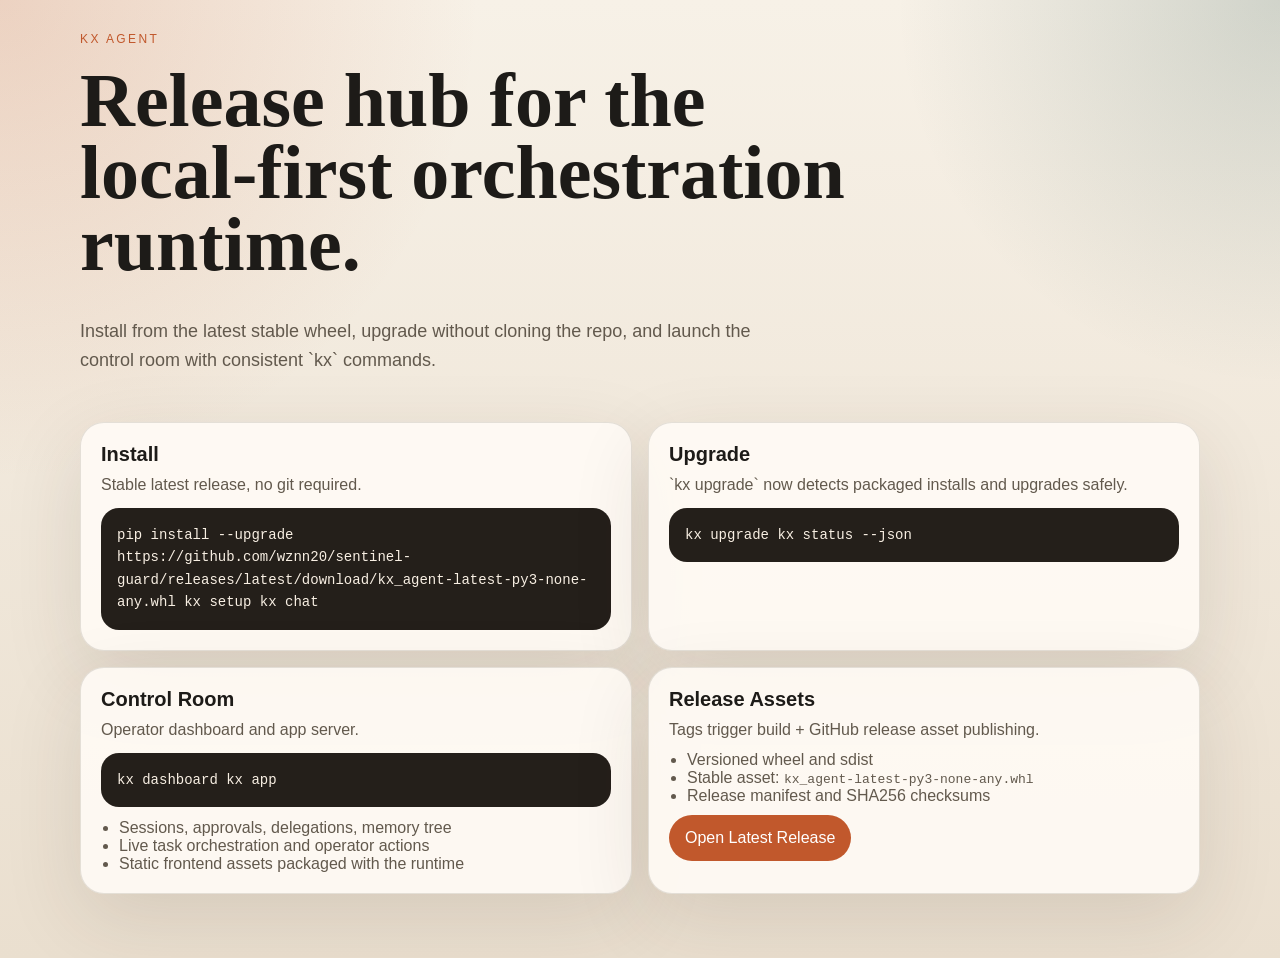
<file: sentinel_download_site/index.html>
<!doctype html>
<html lang="en">
<head>
  <meta charset="utf-8">
  <meta name="viewport" content="width=device-width, initial-scale=1">
  <title>KX Agent Release Hub</title>
  <meta name="description" content="KX Agent release hub with stable install commands, upgrade paths, and runtime entrypoints.">
  <style>
    :root {
      --paper: #f7f1e7;
      --sand: #eadfcf;
      --ink: #1d1b18;
      --muted: #62594d;
      --accent: #c1582c;
      --forest: #244f49;
      --card: rgba(255, 251, 245, 0.9);
      --line: rgba(43, 34, 23, 0.12);
    }
    * { box-sizing: border-box; }
    body {
      margin: 0;
      color: var(--ink);
      background:
        radial-gradient(circle at top left, rgba(193, 88, 44, 0.2), transparent 30%),
        radial-gradient(circle at top right, rgba(36, 79, 73, 0.18), transparent 24%),
        linear-gradient(180deg, var(--paper), var(--sand));
      font-family: "IBM Plex Sans", "Segoe UI", sans-serif;
    }
    .page { max-width: 1160px; margin: 0 auto; padding: 32px 20px 64px; }
    .hero { display: grid; gap: 18px; margin-bottom: 28px; }
    .eyebrow { text-transform: uppercase; letter-spacing: .2em; font-size: 12px; color: var(--accent); }
    h1 { margin: 0; font-family: "IBM Plex Serif", Georgia, serif; font-size: clamp(40px, 7vw, 76px); line-height: .95; max-width: 820px; }
    .lede { color: var(--muted); max-width: 720px; font-size: 18px; line-height: 1.65; }
    .grid { display: grid; gap: 16px; grid-template-columns: repeat(2, minmax(0, 1fr)); }
    .card { background: var(--card); border: 1px solid var(--line); border-radius: 24px; padding: 20px; box-shadow: 0 24px 80px rgba(57, 45, 31, 0.12); }
    .card h2 { margin: 0 0 10px; font-size: 20px; }
    .muted { color: var(--muted); }
    .code { margin-top: 14px; background: #241f1a; color: #f8efe3; border-radius: 18px; padding: 16px; font: 14px/1.6 "IBM Plex Mono", monospace; overflow: auto; }
    .cta { display: inline-flex; align-items: center; min-height: 46px; padding: 0 16px; border-radius: 999px; background: var(--accent); color: #fff; text-decoration: none; margin-top: 10px; }
    ul { margin: 12px 0 0; padding-left: 18px; color: var(--muted); }
    @media (max-width: 900px) { .grid { grid-template-columns: 1fr; } }
  </style>
</head>
<body>
  <div class="page">
    <section class="hero">
      <div class="eyebrow">KX Agent</div>
      <h1>Release hub for the local-first orchestration runtime.</h1>
      <p class="lede">
        Install from the latest stable wheel, upgrade without cloning the repo, and launch the control room with consistent `kx` commands.
      </p>
    </section>

    <section class="grid">
      <article class="card">
        <h2>Install</h2>
        <div class="muted">Stable latest release, no git required.</div>
        <div class="code">pip install --upgrade https://github.com/wznn20/sentinel-guard/releases/latest/download/kx_agent-latest-py3-none-any.whl
kx setup
kx chat</div>
      </article>

      <article class="card">
        <h2>Upgrade</h2>
        <div class="muted">`kx upgrade` now detects packaged installs and upgrades safely.</div>
        <div class="code">kx upgrade
kx status --json</div>
      </article>

      <article class="card">
        <h2>Control Room</h2>
        <div class="muted">Operator dashboard and app server.</div>
        <div class="code">kx dashboard
kx app</div>
        <ul>
          <li>Sessions, approvals, delegations, memory tree</li>
          <li>Live task orchestration and operator actions</li>
          <li>Static frontend assets packaged with the runtime</li>
        </ul>
      </article>

      <article class="card">
        <h2>Release Assets</h2>
        <div class="muted">Tags trigger build + GitHub release asset publishing.</div>
        <ul>
          <li>Versioned wheel and sdist</li>
          <li>Stable asset: <code>kx_agent-latest-py3-none-any.whl</code></li>
          <li>Release manifest and SHA256 checksums</li>
        </ul>
        <a class="cta" href="https://github.com/wznn20/sentinel-guard/releases/latest">Open Latest Release</a>
      </article>
    </section>
  </div>
</body>
</html>
</file>
